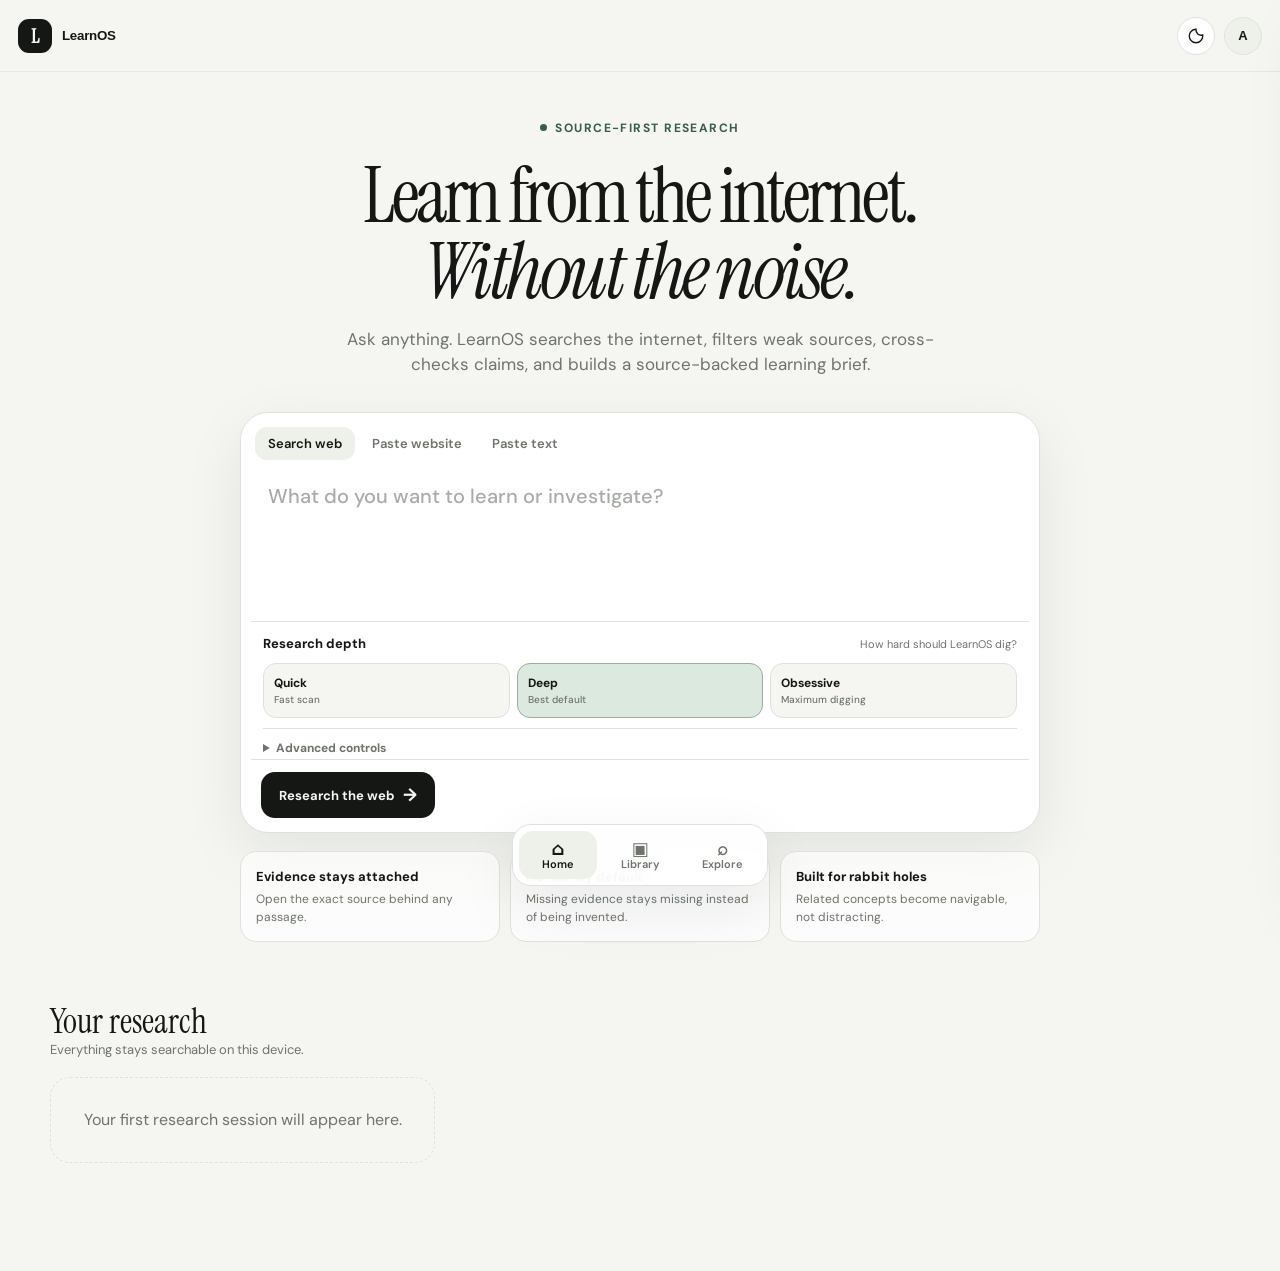
<file: index.html>
<!doctype html>
<html lang="en" data-theme="light">
<head>
  <meta charset="utf-8" />
  <meta name="viewport" content="width=device-width,initial-scale=1,viewport-fit=cover" />
  <meta name="theme-color" content="#f6f7f4" />
  <meta name="apple-mobile-web-app-capable" content="yes" />
  <meta name="apple-mobile-web-app-status-bar-style" content="black-translucent" />
  <meta name="apple-mobile-web-app-title" content="LearnOS" />
  <title>LearnOS — Source-first research</title>
  <link rel="preconnect" href="https://fonts.googleapis.com">
  <link rel="preconnect" href="https://fonts.gstatic.com" crossorigin>
  <link href="https://fonts.googleapis.com/css2?family=DM+Sans:wght@400;500;600;700&family=Instrument+Serif:ital@0;1&display=swap" rel="stylesheet">
  <link rel="stylesheet" href="./styles.css?v=20261024-4" />
</head>
<body>
  <div id="app">
    <header class="topbar">
      <button class="brand" data-action="home" aria-label="Home">
        <span class="brand-mark">L</span>
        <span class="brand-name">LearnOS</span>
      </button>
      <div class="top-actions">
        <button class="icon-btn" data-action="theme" aria-label="Toggle theme">
          <svg viewBox="0 0 24 24"><path d="M12 3a9 9 0 1 0 9 9c0-.46-.04-.92-.1-1.36A7 7 0 0 1 12 3Z"/></svg>
        </button>
        <button class="avatar" data-action="library" aria-label="Library">A</button>
      </div>
    </header>
    <main id="view" class="view"></main>
    <nav class="bottom-nav" aria-label="Primary navigation">
      <button class="nav-item active" data-action="home"><span class="nav-icon">⌂</span><span>Home</span></button>
      <button class="nav-item" data-action="library"><span class="nav-icon">▣</span><span>Library</span></button>
      <button class="nav-item" data-action="explore"><span class="nav-icon">⌕</span><span>Explore</span></button>
    </nav>
  </div>
  <div id="drawer" class="drawer" aria-hidden="true">
    <div class="drawer-backdrop" data-action="close-drawer"></div>
    <aside class="drawer-panel">
      <div class="drawer-handle"></div>
      <button class="drawer-close" data-action="close-drawer" aria-label="Close">×</button>
      <div id="drawer-content"></div>
    </aside>
  </div>
  <script src="./app.js?v=20261024-5" defer></script>
  <script src="./quality.js?v=20261024-3" defer></script>
  <script src="./mission.js?v=20261024-3" defer></script>
  <script src="./agent.js?v=20261024-3" defer></script>
  <script src="./errorfix.js?v=20261024-1" defer></script>
</body>
</html>
</file>
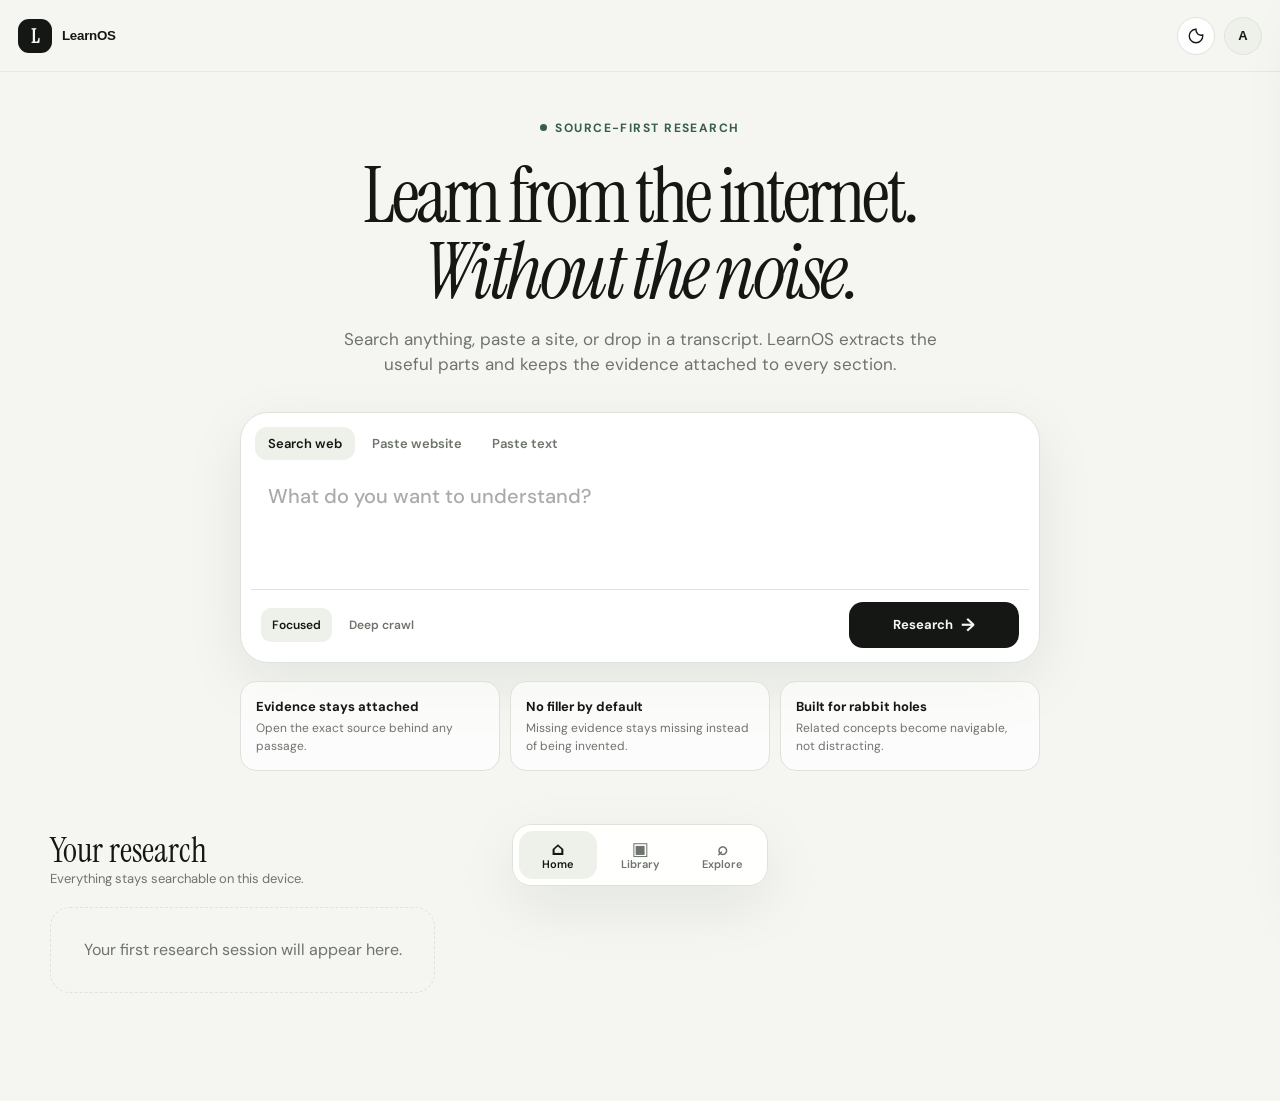
<file: static/index.html>
<!doctype html>
<html lang="en" data-theme="light">
<head>
  <meta charset="utf-8" />
  <meta name="viewport" content="width=device-width,initial-scale=1,viewport-fit=cover" />
  <meta name="theme-color" content="#f6f7f4" />
  <title>LearnOS — Source-first research</title>
  <link rel="preconnect" href="https://fonts.googleapis.com">
  <link rel="preconnect" href="https://fonts.gstatic.com" crossorigin>
  <link href="https://fonts.googleapis.com/css2?family=DM+Sans:wght@400;500;600;700&family=Instrument+Serif:ital@0;1&display=swap" rel="stylesheet">
  <link rel="stylesheet" href="/styles.css" />
</head>
<body>
  <div id="app">
    <header class="topbar">
      <button class="brand" data-action="home" aria-label="Home">
        <span class="brand-mark">L</span>
        <span class="brand-name">LearnOS</span>
      </button>
      <div class="top-actions">
        <button class="icon-btn" data-action="theme" aria-label="Toggle theme">
          <svg viewBox="0 0 24 24"><path d="M12 3a9 9 0 1 0 9 9c0-.46-.04-.92-.1-1.36A7 7 0 0 1 12 3Z"/></svg>
        </button>
        <button class="avatar" data-action="library" aria-label="Library">A</button>
      </div>
    </header>

    <main id="view" class="view"></main>

    <nav class="bottom-nav" aria-label="Primary navigation">
      <button class="nav-item active" data-action="home"><span class="nav-icon">⌂</span><span>Home</span></button>
      <button class="nav-item" data-action="library"><span class="nav-icon">▣</span><span>Library</span></button>
      <button class="nav-item" data-action="explore"><span class="nav-icon">⌕</span><span>Explore</span></button>
    </nav>
  </div>

  <div id="drawer" class="drawer" aria-hidden="true">
    <div class="drawer-backdrop" data-action="close-drawer"></div>
    <aside class="drawer-panel">
      <div class="drawer-handle"></div>
      <button class="drawer-close" data-action="close-drawer" aria-label="Close">×</button>
      <div id="drawer-content"></div>
    </aside>
  </div>

  <script src="/app.js" defer></script>
</body>
</html>
</file>
<file: styles.css>
:root{
  --bg:#f5f6f2;--surface:#ffffff;--surface-2:#eef0ea;--text:#151714;--muted:#6e746c;--line:#dfe2db;
  --ink:#172019;--accent:#365f48;--accent-2:#dce9df;--danger:#a84432;--shadow:0 20px 60px rgba(18,24,20,.08);
  --radius:22px;--reading:760px;--sans:'DM Sans',ui-sans-serif,system-ui,-apple-system,BlinkMacSystemFont,'Segoe UI',sans-serif;
  --serif:'Instrument Serif',Georgia,serif;
}
html[data-theme="dark"]{
  --bg:#0e100f;--surface:#151815;--surface-2:#1b1f1c;--text:#f1f3ee;--muted:#9ca39b;--line:#2a2f2b;
  --ink:#f3f5ef;--accent:#86b59a;--accent-2:#1d3427;--danger:#e0806c;--shadow:0 20px 60px rgba(0,0,0,.28);
}
*{box-sizing:border-box}html{scroll-behavior:smooth}body{margin:0;background:var(--bg);color:var(--text);font-family:var(--sans);font-size:16px;line-height:1.5;-webkit-font-smoothing:antialiased}.view{min-height:calc(100vh - 76px);padding:96px 18px 108px}.topbar{position:fixed;inset:0 0 auto 0;height:72px;display:flex;align-items:center;justify-content:space-between;padding:0 18px;z-index:40;background:color-mix(in srgb,var(--bg) 88%,transparent);backdrop-filter:blur(20px);border-bottom:1px solid color-mix(in srgb,var(--line) 70%,transparent)}.brand{border:0;background:none;color:var(--text);display:flex;align-items:center;gap:10px;padding:0;cursor:pointer}.brand-mark{width:34px;height:34px;border-radius:11px;display:grid;place-items:center;background:var(--text);color:var(--bg);font:600 20px/1 var(--serif)}.brand-name{font-weight:700;letter-spacing:-.02em}.top-actions{display:flex;gap:9px;align-items:center}.icon-btn,.avatar{width:38px;height:38px;border:1px solid var(--line);background:var(--surface);color:var(--text);border-radius:50%;display:grid;place-items:center;cursor:pointer}.icon-btn svg{width:18px;fill:none;stroke:currentColor;stroke-width:1.8}.avatar{font-size:13px;font-weight:700;background:var(--surface-2)}.bottom-nav{position:fixed;z-index:45;left:50%;bottom:max(14px,env(safe-area-inset-bottom));transform:translateX(-50%);display:flex;gap:4px;background:color-mix(in srgb,var(--surface) 92%,transparent);border:1px solid var(--line);padding:6px;border-radius:19px;box-shadow:var(--shadow);backdrop-filter:blur(18px)}.nav-item{border:0;background:transparent;color:var(--muted);min-width:78px;height:48px;border-radius:14px;display:flex;flex-direction:column;justify-content:center;align-items:center;gap:1px;font:600 11px/1 var(--sans);cursor:pointer}.nav-item.active{background:var(--surface-2);color:var(--text)}.nav-icon{font-size:18px;line-height:1}.shell{max-width:1180px;margin:0 auto}.hero{max-width:820px;margin:2vh auto 0;text-align:center}.eyebrow{display:inline-flex;align-items:center;gap:8px;font-size:12px;letter-spacing:.12em;text-transform:uppercase;font-weight:700;color:var(--accent)}.eyebrow:before{content:'';width:7px;height:7px;background:var(--accent);border-radius:50%}.hero h1{font:400 clamp(46px,8vw,78px)/.98 var(--serif);letter-spacing:-.045em;margin:20px 0 16px}.hero p{max-width:630px;margin:0 auto;color:var(--muted);font-size:17px}.research-card{margin:34px auto 0;max-width:800px;text-align:left;background:var(--surface);border:1px solid var(--line);border-radius:28px;padding:10px;box-shadow:var(--shadow)}.mode-tabs{display:flex;gap:4px;padding:4px}.mode-tab{border:0;background:transparent;color:var(--muted);font:600 13px/1 var(--sans);padding:10px 13px;border-radius:12px;cursor:pointer}.mode-tab.active{background:var(--surface-2);color:var(--text)}.research-input{width:100%;min-height:118px;resize:none;border:0;outline:0;background:transparent;color:var(--text);font:500 20px/1.45 var(--sans);padding:18px 17px 10px}.research-input::placeholder{color:color-mix(in srgb,var(--muted) 60%,transparent)}.topic-input{width:calc(100% - 24px);margin:0 12px 8px;border:1px solid var(--line);background:var(--bg);color:var(--text);border-radius:12px;padding:12px 13px;outline:0;font:500 14px var(--sans)}.composer-footer{border-top:1px solid var(--line);padding:10px 8px 2px;display:flex;justify-content:space-between;align-items:center;gap:12px}.depth-toggle{display:flex;gap:4px}.depth-btn{border:0;background:transparent;color:var(--muted);padding:9px 10px;border-radius:10px;font:600 12px var(--sans);cursor:pointer}.depth-btn.active{background:var(--surface-2);color:var(--text)}.go-btn{border:0;background:var(--text);color:var(--bg);height:46px;padding:0 18px;border-radius:14px;font:700 13px var(--sans);display:flex;align-items:center;gap:8px;cursor:pointer}.go-btn span{font-size:18px}.trust-row{display:grid;grid-template-columns:repeat(3,1fr);gap:10px;max-width:800px;margin:18px auto 0}.trust-card{padding:15px;text-align:left;border-radius:16px;border:1px solid var(--line);background:color-mix(in srgb,var(--surface) 68%,transparent)}.trust-card strong{display:block;font-size:13px}.trust-card span{display:block;margin-top:3px;color:var(--muted);font-size:12px}.section-head{display:flex;justify-content:space-between;align-items:end;gap:16px;margin:62px 0 18px}.section-head h2{font:400 34px/1.05 var(--serif);margin:0}.section-head p{margin:0;color:var(--muted);font-size:13px}.history-grid{display:grid;grid-template-columns:repeat(3,1fr);gap:12px}.history-card{position:relative;min-height:160px;border:1px solid var(--line);background:var(--surface);border-radius:20px;padding:18px;cursor:pointer;transition:.2s transform,.2s border-color}.history-card:hover{transform:translateY(-2px);border-color:color-mix(in srgb,var(--accent) 45%,var(--line))}.history-card .type{font-size:11px;text-transform:uppercase;letter-spacing:.1em;color:var(--accent);font-weight:700}.history-card h3{font-size:16px;line-height:1.25;margin:28px 0 8px}.history-card .meta{color:var(--muted);font-size:12px}.empty{border:1px dashed var(--line);border-radius:20px;padding:30px;color:var(--muted);text-align:center}.progress-shell{max-width:780px;margin:7vh auto}.progress-top{display:flex;justify-content:space-between;align-items:center}.progress-top .mini{font-size:12px;color:var(--muted)}.progress-shell h1{font:400 clamp(40px,7vw,64px)/1 var(--serif);letter-spacing:-.035em;margin:18px 0 30px}.progress-track{height:5px;background:var(--line);border-radius:999px;overflow:hidden}.progress-bar{height:100%;width:5%;background:var(--accent);transition:width .55s cubic-bezier(.2,.8,.2,1)}.steps{margin-top:24px;display:grid;gap:8px}.step{display:flex;align-items:center;justify-content:space-between;padding:15px 16px;border:1px solid var(--line);border-radius:15px;background:var(--surface);color:var(--muted)}.step.done{color:var(--text)}.step.active{border-color:color-mix(in srgb,var(--accent) 45%,var(--line));background:var(--accent-2);color:var(--text)}.step-dot{width:9px;height:9px;border-radius:50%;background:var(--line)}.step.done .step-dot{background:var(--accent)}.step.active .step-dot{background:var(--accent);box-shadow:0 0 0 5px color-mix(in srgb,var(--accent) 15%,transparent)}.result-shell{max-width:1180px;margin:0 auto}.result-header{display:grid;grid-template-columns:minmax(0,1fr) auto;gap:30px;align-items:end;padding-bottom:26px;border-bottom:1px solid var(--line)}.result-title .kicker{color:var(--accent);font-size:12px;text-transform:uppercase;letter-spacing:.12em;font-weight:700}.result-title h1{font:400 clamp(44px,7vw,72px)/.98 var(--serif);letter-spacing:-.04em;margin:12px 0 14px}.result-meta{display:flex;gap:10px;flex-wrap:wrap;color:var(--muted);font-size:12px}.pill{border:1px solid var(--line);border-radius:999px;padding:6px 9px;background:var(--surface)}.result-actions{display:flex;gap:8px}.btn{border:1px solid var(--line);background:var(--surface);color:var(--text);height:42px;padding:0 14px;border-radius:12px;font:600 13px var(--sans);cursor:pointer}.btn.primary{background:var(--text);color:var(--bg);border-color:var(--text)}.result-tabs{position:sticky;top:72px;z-index:20;margin:0 -18px;padding:12px 18px;background:color-mix(in srgb,var(--bg) 90%,transparent);backdrop-filter:blur(15px);display:flex;gap:6px;border-bottom:1px solid color-mix(in srgb,var(--line) 72%,transparent)}.result-tab{border:0;background:transparent;color:var(--muted);padding:9px 12px;border-radius:10px;font:600 13px var(--sans);cursor:pointer}.result-tab.active{background:var(--surface-2);color:var(--text)}.reader-layout{display:grid;grid-template-columns:minmax(0,var(--reading)) 250px;justify-content:center;gap:70px;margin-top:34px}.reader{min-width:0}.notice{border:1px solid color-mix(in srgb,var(--accent) 35%,var(--line));background:var(--accent-2);border-radius:17px;padding:16px 17px;font-size:13px;color:var(--text);margin-bottom:30px}.article-section{padding:30px 0;border-bottom:1px solid var(--line)}.article-section:first-of-type{padding-top:0}.article-section h2{font:400 33px/1.05 var(--serif);margin:0 0 15px;letter-spacing:-.02em}.article-section p{font-size:17px;line-height:1.78;margin:0;color:color-mix(in srgb,var(--text) 92%,var(--muted))}.source-inline{margin-top:16px;display:flex;align-items:center;gap:8px}.source-chip{border:1px solid var(--line);background:var(--surface);color:var(--muted);border-radius:999px;padding:7px 10px;font:600 11px var(--sans);cursor:pointer;max-width:100%;white-space:nowrap;overflow:hidden;text-overflow:ellipsis}.source-chip:hover{color:var(--text);border-color:var(--accent)}.side-index{position:sticky;top:145px;align-self:start}.side-index .label{font-size:11px;text-transform:uppercase;letter-spacing:.12em;color:var(--muted);font-weight:700;margin-bottom:10px}.index-link{display:block;border:0;background:none;text-align:left;color:var(--muted);padding:7px 0;font:500 12px/1.35 var(--sans);cursor:pointer}.index-link:hover{color:var(--text)}.evidence-list,.sources-list{max-width:900px;margin:30px auto 0;display:grid;gap:10px}.evidence-card,.source-card{border:1px solid var(--line);background:var(--surface);border-radius:18px;padding:18px}.evidence-card .source-line,.source-card .source-line{display:flex;justify-content:space-between;gap:20px;color:var(--muted);font-size:12px;margin-bottom:10px}.evidence-card blockquote{margin:0;font-size:15px;line-height:1.65}.source-card h3{margin:0 0 8px;font-size:16px}.source-card p{margin:0;color:var(--muted);font-size:13px}.source-card a{color:var(--accent);text-decoration:none}.score{font-variant-numeric:tabular-nums}.map-wrap{max-width:900px;margin:34px auto}.map-root{border:1px solid var(--line);background:var(--surface);border-radius:22px;padding:22px}.map-topic{font:400 34px/1.1 var(--serif);margin-bottom:18px}.map-nodes{display:flex;flex-wrap:wrap;gap:9px}.map-node{border:1px solid var(--line);border-radius:999px;padding:10px 13px;background:var(--bg);font-size:13px}.library-shell{max-width:1000px;margin:0 auto}.page-title{font:400 52px/1 var(--serif);letter-spacing:-.03em;margin:14px 0 10px}.page-sub{color:var(--muted);margin:0 0 28px}.search-small{width:100%;border:1px solid var(--line);background:var(--surface);color:var(--text);border-radius:15px;padding:14px 15px;outline:0;font:500 14px var(--sans)}.drawer{position:fixed;inset:0;z-index:100;pointer-events:none}.drawer.open{pointer-events:auto}.drawer-backdrop{position:absolute;inset:0;background:rgba(0,0,0,.3);opacity:0;transition:.2s}.drawer.open .drawer-backdrop{opacity:1}.drawer-panel{position:absolute;right:0;top:0;bottom:0;width:min(520px,94vw);background:var(--surface);border-left:1px solid var(--line);padding:36px 24px;overflow:auto;transform:translateX(105%);transition:.28s cubic-bezier(.2,.8,.2,1);box-shadow:var(--shadow)}.drawer.open .drawer-panel{transform:none}.drawer-close{position:absolute;right:16px;top:15px;border:1px solid var(--line);background:var(--bg);color:var(--text);width:34px;height:34px;border-radius:50%;font-size:22px;cursor:pointer}.drawer-handle{display:none}.drawer h2{font:400 35px/1 var(--serif);margin:8px 44px 12px 0}.drawer .domain{font-size:12px;color:var(--accent);font-weight:700}.drawer blockquote{margin:22px 0;padding:18px 0;border-top:1px solid var(--line);border-bottom:1px solid var(--line);font-size:15px;line-height:1.7}.drawer a{color:var(--accent);text-decoration:none;font-weight:700;font-size:13px}.error-box{max-width:760px;margin:6vh auto;border:1px solid color-mix(in srgb,var(--danger) 45%,var(--line));background:color-mix(in srgb,var(--danger) 8%,var(--surface));border-radius:22px;padding:22px}.error-box h2{margin:0 0 8px;font:400 34px var(--serif)}.error-box p{margin:0 0 18px;color:var(--muted)}.loading-shimmer{background:linear-gradient(90deg,var(--surface-2),var(--surface),var(--surface-2));background-size:200% 100%;animation:shimmer 1.4s infinite}@keyframes shimmer{to{background-position:-200% 0}}
@media(max-width:860px){.history-grid{grid-template-columns:1fr}.trust-row{grid-template-columns:1fr}.reader-layout{grid-template-columns:1fr}.side-index{display:none}.result-header{grid-template-columns:1fr}.result-actions{justify-content:flex-start}.result-title h1{font-size:50px}.view{padding-left:16px;padding-right:16px}.result-tabs{margin-left:-16px;margin-right:-16px}.hero{margin-top:1vh}}
@media(max-width:560px){.topbar{height:64px}.view{padding-top:82px;padding-bottom:105px}.hero{text-align:left}.hero h1{font-size:48px}.hero p{font-size:15px}.research-card{border-radius:22px;margin-top:25px}.research-input{font-size:18px;min-height:132px}.composer-footer{align-items:flex-end}.depth-toggle{flex-direction:column}.depth-btn{padding:5px 8px}.trust-row{display:none}.bottom-nav{bottom:max(8px,env(safe-area-inset-bottom));width:calc(100% - 24px);justify-content:space-around}.nav-item{flex:1;min-width:0}.section-head{margin-top:45px}.result-tabs{top:64px;overflow-x:auto}.reader-layout{margin-top:22px}.article-section{padding:25px 0}.article-section h2{font-size:30px}.article-section p{font-size:16px;line-height:1.72}.drawer-panel{top:auto;left:0;right:0;bottom:0;width:100%;max-height:82vh;border-left:0;border-top:1px solid var(--line);border-radius:24px 24px 0 0;padding:31px 20px calc(26px + env(safe-area-inset-bottom));transform:translateY(105%)}.drawer.open .drawer-panel{transform:none}.drawer-handle{display:block;position:absolute;top:9px;left:50%;transform:translateX(-50%);width:42px;height:4px;border-radius:99px;background:var(--line)}.page-title{font-size:44px}}

.error-actions{display:flex;gap:10px;flex-wrap:wrap}
.import-shell{max-width:820px}
.import-card{border:1px solid var(--line);background:var(--surface);border-radius:22px;padding:20px;margin-top:14px}
.import-step{display:grid;grid-template-columns:36px 1fr;gap:12px;align-items:start;margin-bottom:16px}
.import-step>span{width:32px;height:32px;border-radius:50%;display:grid;place-items:center;background:var(--text);color:var(--bg);font-weight:700;font-size:13px}
.import-step strong{display:block;font-size:15px}
.import-step p{margin:3px 0 0;color:var(--muted);font-size:13px;line-height:1.5}
.import-open{display:inline-flex;align-items:center;text-decoration:none}
.bookmark-help{margin-top:16px;padding:15px;border:1px solid var(--line);background:var(--bg);border-radius:15px;color:var(--muted);font-size:13px}
.bookmark-help b{color:var(--text)}
.bookmark-help ol{margin:9px 0 8px;padding-left:20px}
.bookmark-help li{margin:5px 0}
.bookmark-help p{margin:8px 0 0}
.import-textarea{min-height:180px;border:1px solid var(--line);border-radius:15px;background:var(--bg);margin:10px 0 12px;padding:14px}
.import-big{min-height:48px}
.import-note{color:var(--muted);font-size:12px;margin:10px 0 0}

.import-status-card{display:flex;align-items:center;justify-content:space-between;gap:16px}
.import-working{display:flex;align-items:center;gap:12px}
.import-spinner{width:20px;height:20px;border-radius:50%;border:2px solid var(--line);border-top-color:var(--accent);animation:spin .8s linear infinite;flex:0 0 auto}
@keyframes spin{to{transform:rotate(360deg)}}
.import-fallback summary{cursor:pointer;font-weight:700}
.source-item-grid{display:grid;grid-template-columns:1fr;gap:10px;margin-top:14px}
.source-item-card{border:1px solid var(--line);background:var(--surface);border-radius:16px;padding:15px}
.source-item-card strong{display:block;font-size:15px;line-height:1.35}
.source-item-card p{margin:7px 0 0!important;color:var(--muted)!important;font-size:13px!important;line-height:1.55!important}
.source-item-card a{display:inline-block;margin-top:9px;color:var(--accent);text-decoration:none;font-size:12px;font-weight:700}
.limitations-section ul{margin:10px 0 0;padding-left:20px;color:var(--muted)}
.limitations-section li{margin:7px 0;line-height:1.55}
@media(max-width:560px){.import-status-card{align-items:flex-start;flex-direction:column}.import-working{align-items:flex-start}}

.mission-label{display:flex;align-items:baseline;justify-content:space-between;gap:12px;padding:5px 14px 7px;color:var(--text)}
.mission-label strong{font-size:12px;letter-spacing:.04em}
.mission-label span{font-size:11px;color:var(--muted)}
.mission-input{min-height:48px}
.input-error{border-color:var(--danger)!important;box-shadow:0 0 0 3px color-mix(in srgb,var(--danger) 12%,transparent)}
.mission-examples{display:flex;gap:7px;flex-wrap:wrap;padding:0 12px 10px}
.mission-examples button{border:1px solid var(--line);background:var(--bg);color:var(--muted);padding:8px 10px;border-radius:999px;font:600 11px/1.3 var(--sans);cursor:pointer;text-align:left}
.mission-examples button:hover{color:var(--text);border-color:var(--accent)}
.mission-banner{border:1px solid color-mix(in srgb,var(--accent) 35%,var(--line));background:var(--accent-2);border-radius:18px;padding:16px 17px;margin-bottom:14px}
.mission-banner span{display:block;text-transform:uppercase;letter-spacing:.11em;font-size:10px;font-weight:800;color:var(--accent);margin-bottom:5px}
.mission-banner strong{display:block;font:400 22px/1.25 var(--serif)}
.finding-meta{margin-bottom:8px}
.finding-meta span{display:inline-flex;border:1px solid var(--line);background:var(--surface);color:var(--accent);border-radius:999px;padding:5px 8px;font-size:10px;font-weight:800;text-transform:uppercase;letter-spacing:.08em}
.why-box{margin-top:15px;padding:13px 14px;border-left:3px solid var(--accent);background:var(--surface-2);border-radius:0 12px 12px 0;display:grid;gap:3px}
.why-box b{font-size:11px;text-transform:uppercase;letter-spacing:.08em}
.why-box span{font-size:13px;color:var(--muted);line-height:1.5}
.mission-finding p{margin-bottom:0}
@media(max-width:560px){
  .mission-label{display:block}
  .mission-label span{display:block;margin-top:3px}
  .mission-examples{overflow-x:auto;flex-wrap:nowrap;padding-bottom:12px}
  .mission-examples button{flex:0 0 auto;max-width:285px}
}

/* LearnOS mobile research composer polish */
.research-card{overflow:hidden}
.mission-label{
  display:grid!important;
  grid-template-columns:1fr!important;
  gap:4px!important;
  padding:8px 14px 7px!important;
  align-items:start!important
}
.mission-label strong{
  display:block!important;
  font-size:13px!important;
  line-height:1.25!important;
  letter-spacing:0!important
}
.mission-label span{
  display:block!important;
  font-size:12px!important;
  line-height:1.45!important;
  color:var(--muted)!important
}
.mission-input{
  display:block!important;
  width:calc(100% - 24px)!important;
  margin:0 12px 9px!important;
  min-height:50px!important;
  padding:13px 14px!important;
  border-radius:14px!important;
  font-size:14px!important;
  line-height:1.4!important
}
.mission-examples{
  display:grid!important;
  grid-template-columns:1fr!important;
  gap:7px!important;
  padding:0 12px 12px!important;
  overflow:visible!important
}
.mission-examples button{
  width:100%!important;
  max-width:none!important;
  min-width:0!important;
  padding:10px 12px!important;
  border-radius:12px!important;
  white-space:normal!important;
  background:var(--surface-2)!important;
  color:var(--muted)!important;
  font-size:11.5px!important;
  line-height:1.35!important;
  text-align:left!important
}
.mission-examples button:hover{color:var(--text)!important}
.research-card .composer-footer{
  padding:12px 10px 4px!important;
  align-items:center!important
}
.research-card .depth-toggle{
  flex-direction:row!important;
  gap:6px!important
}
.research-card .depth-btn{
  padding:9px 11px!important
}
.research-card .go-btn{
  min-width:170px!important;
  justify-content:center!important
}

/* Permanent delete controls */
.research-card-item{padding-right:76px!important}
.research-delete{
  position:absolute;
  top:13px;
  right:13px;
  border:1px solid color-mix(in srgb,var(--danger) 30%,var(--line));
  background:color-mix(in srgb,var(--danger) 7%,var(--surface));
  color:var(--danger);
  border-radius:10px;
  padding:7px 9px;
  font:700 11px var(--sans);
  cursor:pointer;
  z-index:2
}
.research-delete:hover{
  border-color:var(--danger);
  background:color-mix(in srgb,var(--danger) 12%,var(--surface))
}
.delete-current-btn{
  color:var(--danger)!important;
  border-color:color-mix(in srgb,var(--danger) 34%,var(--line))!important
}
.delete-confirm-backdrop{
  position:fixed;
  inset:0;
  z-index:500;
  display:grid;
  place-items:center;
  padding:18px;
  background:rgba(0,0,0,.58);
  backdrop-filter:blur(10px)
}
.delete-confirm{
  width:min(470px,100%);
  background:var(--surface);
  color:var(--text);
  border:1px solid var(--line);
  border-radius:24px;
  padding:22px;
  box-shadow:var(--shadow)
}
.delete-kicker{
  color:var(--danger);
  text-transform:uppercase;
  letter-spacing:.12em;
  font-size:10px;
  font-weight:800;
  margin-bottom:8px
}
.delete-confirm h2{
  margin:0 0 10px;
  font:400 36px/1 var(--serif)
}
.delete-confirm p{
  margin:0;
  color:var(--muted);
  font-size:14px;
  line-height:1.6
}
.delete-confirm p strong{color:var(--text)}
.delete-actions{
  display:flex;
  justify-content:flex-end;
  gap:9px;
  margin-top:22px;
  flex-wrap:wrap
}
.danger-btn{
  background:var(--danger)!important;
  color:white!important;
  border-color:var(--danger)!important
}

@media(max-width:560px){
  .view{padding-top:76px!important}
  .hero{margin-top:0!important}
  .hero h1{
    margin-top:8px!important;
    font-size:45px!important;
    line-height:.98!important
  }
  .research-card{
    margin-top:24px!important;
    padding:9px!important;
    border-radius:22px!important
  }
  .mode-tabs{
    overflow-x:auto!important;
    padding-bottom:6px!important
  }
  .mode-tab{
    flex:0 0 auto!important;
    padding:10px 12px!important
  }
  .research-input{
    min-height:118px!important;
    padding:16px 14px 9px!important
  }
  .mission-label{padding:10px 12px 7px!important}
  .mission-input{width:calc(100% - 18px)!important;margin:0 9px 9px!important}
  .mission-examples{padding:0 9px 10px!important}
  .research-card .composer-footer{
    display:grid!important;
    grid-template-columns:1fr!important;
    gap:10px!important
  }
  .research-card .depth-toggle{
    width:100%!important;
    display:grid!important;
    grid-template-columns:1fr 1fr!important
  }
  .research-card .depth-btn{
    width:100%!important;
    text-align:center!important
  }
  .research-card .go-btn{
    width:100%!important;
    min-width:0!important;
    height:50px!important;
    border-radius:14px!important
  }
  .result-actions{
    display:grid!important;
    grid-template-columns:1fr 1fr!important;
    width:100%!important
  }
  .result-actions .btn{width:100%!important}
  .delete-current-btn{grid-column:1/-1!important}
  .delete-confirm{border-radius:21px;padding:20px}
  .delete-confirm h2{font-size:32px}
  .delete-actions{display:grid;grid-template-columns:1fr}
  .delete-actions .btn{width:100%}
}

.agent-options{border-top:1px solid var(--line);padding:12px 12px 2px}
.agent-options-head{display:flex;align-items:baseline;justify-content:space-between;gap:12px;margin-bottom:10px}
.agent-options-head strong{font-size:13px}.agent-options-head span{font-size:11px;color:var(--muted)}
.agent-depth-row{display:grid;grid-template-columns:repeat(3,1fr);gap:7px}
.agent-depth-row button{border:1px solid var(--line);background:var(--bg);color:var(--text);border-radius:13px;padding:11px 10px;font:700 12px var(--sans);cursor:pointer;text-align:left}
.agent-depth-row button small{display:block;color:var(--muted);font-size:10px;font-weight:500;margin-top:2px}
.agent-depth-row button.active{background:var(--accent-2);border-color:color-mix(in srgb,var(--accent) 40%,var(--line));color:var(--text)}
.agent-advanced{margin-top:10px;border-top:1px solid var(--line);padding-top:10px}
.agent-advanced summary{cursor:pointer;font-size:12px;font-weight:700;color:var(--muted)}
.agent-advanced textarea,.agent-advanced input{width:100%;margin-top:8px;border:1px solid var(--line);background:var(--bg);color:var(--text);border-radius:12px;padding:11px 12px;font:500 12px/1.45 var(--sans);outline:0}
.agent-advanced textarea{min-height:80px;resize:vertical}
.agent-summary{border:1px solid var(--line);background:var(--surface);border-radius:18px;padding:17px;margin-bottom:14px}
.agent-summary .agent-label{text-transform:uppercase;letter-spacing:.1em;font-size:10px;font-weight:800;color:var(--accent);margin-bottom:7px}
.agent-summary p{margin:0!important;font-size:15px!important;line-height:1.65!important}
.agent-finding-tags{display:flex;gap:6px;flex-wrap:wrap;margin-bottom:9px}
.agent-finding-tags span{border:1px solid var(--line);background:var(--surface);border-radius:999px;padding:5px 8px;font-size:10px;font-weight:700;color:var(--muted)}
.conflict-card{border:1px solid var(--line);background:var(--surface);border-radius:15px;padding:14px;margin-top:9px}
.conflict-card strong{display:block;font-size:14px}.conflict-card p{margin:6px 0 0!important;font-size:13px!important;line-height:1.55!important;color:var(--muted)!important}
.conflict-card span{display:block;margin-top:8px;font-size:12px;color:var(--accent)}
.next-question-list{display:grid;gap:8px;margin-top:12px}
.next-question{width:100%;display:flex;justify-content:space-between;align-items:center;gap:12px;border:1px solid var(--line);background:var(--surface);color:var(--text);border-radius:14px;padding:13px 14px;font:600 13px/1.4 var(--sans);text-align:left;cursor:pointer}
.next-question span{font-size:18px;color:var(--accent)}
.agent-source-wrap{max-width:950px;margin:30px auto 0}
.agent-source-wrap h2{font:400 32px var(--serif);margin:0 0 12px}
.agent-source-wrap h2 span,.agent-rejected summary span{color:var(--muted);font-size:13px;font-family:var(--sans)}
.accepted-source{border-left:3px solid var(--accent)}
.rejected-source{opacity:.82;border-left:3px solid var(--danger)}
.agent-rejected{margin-top:26px;border-top:1px solid var(--line);padding-top:18px}
.agent-rejected summary{cursor:pointer;font-weight:700;color:var(--muted);margin-bottom:12px}
.coverage-grid{display:grid;grid-template-columns:repeat(3,1fr);gap:10px;margin-top:16px}
.coverage-grid div{border:1px solid var(--line);background:var(--bg);border-radius:14px;padding:14px}
.coverage-grid strong{display:block;font:400 28px var(--serif)}.coverage-grid span{display:block;color:var(--muted);font-size:11px}
.coverage-card{border:1px solid var(--line);background:var(--surface);border-radius:18px;padding:17px;margin-top:12px}
.coverage-card h3{margin:0 0 10px;font-size:14px}.coverage-card ul{margin:0;padding-left:18px;color:var(--muted)}
.drawer-source{border-top:1px solid var(--line);padding:14px 0;display:grid;gap:5px}
.drawer-source strong{font-size:14px}.drawer-source span{font-size:12px;color:var(--muted)}.drawer-source a{font-size:12px;color:var(--accent);text-decoration:none;font-weight:700}
@media(max-width:560px){
 .agent-options{padding:10px 9px 2px}.agent-options-head{display:block}.agent-options-head span{display:block;margin-top:2px}
 .agent-depth-row{grid-template-columns:1fr}.agent-depth-row button{text-align:center}
 .coverage-grid{grid-template-columns:1fr 1fr}.coverage-grid div:last-child{grid-column:1/-1}
}
</file>
